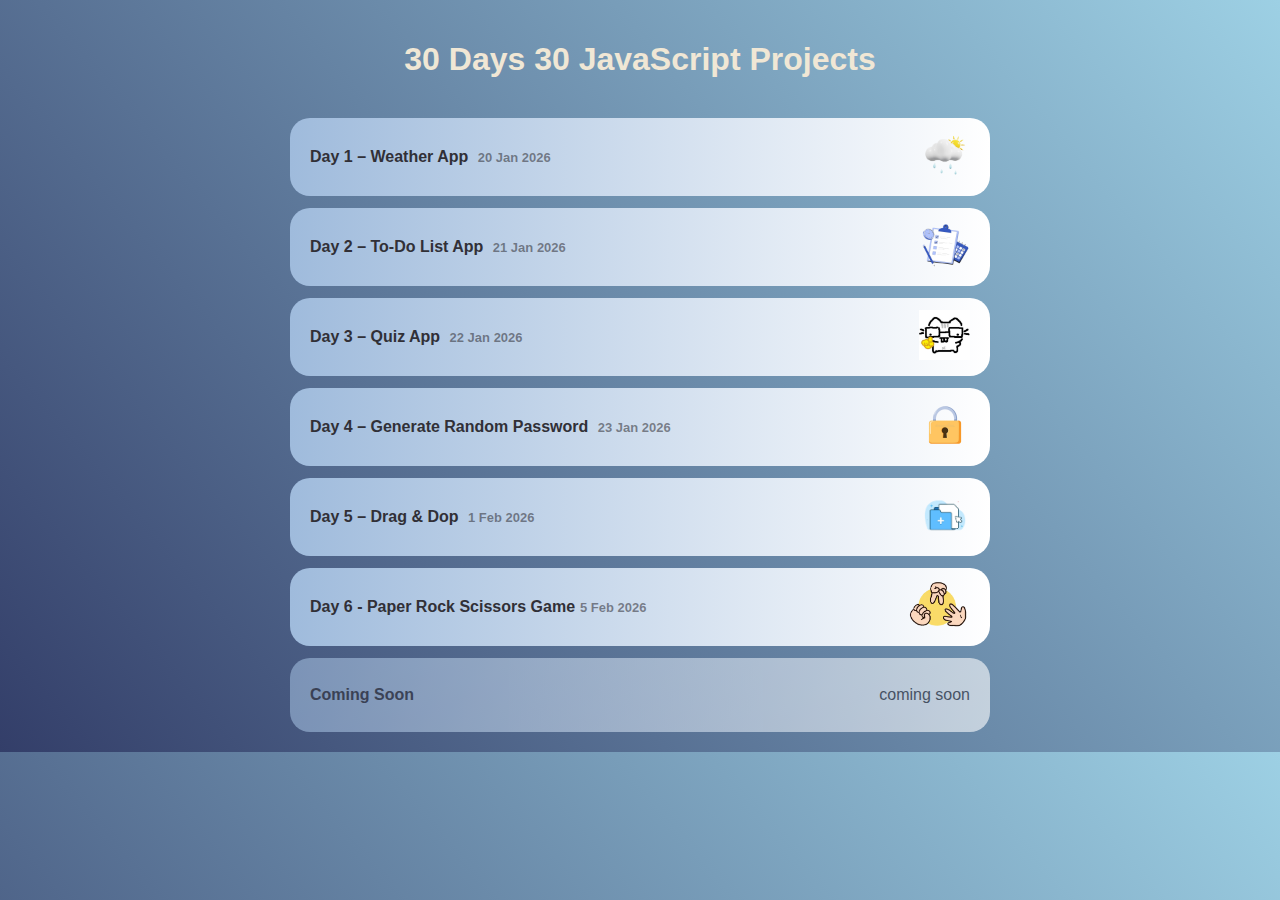
<file: index.html>
<!DOCTYPE html>
<html lang="en">
<head>
<meta charset="UTF-8" />
<meta name="viewport" content="width=device-width, initial-scale=1.0" />
<title>30 Days 30 JS</title>
<link rel="stylesheet" href="css/style.css" />
</head>
<body>

<h1>30 Days 30 JavaScript Projects</h1>

<div class="list">
    <a class="container" href="./01_Weather_App/index.html">
        <div class="title">Day 1 – Weather App <span>20 Jan 2026</span></div>
        <div class="icon">
            <img src="css/img/weather.png" alt="Weather App Icon">
        </div>
    </a>

    <a class="container" href="./02_ToDoList_App/index.html">
        <div class="title">Day 2 – To-Do List App <span>21 Jan 2026</span></div>
        <div class="icon">
            <img src="css/img/to-do.png">
        </div>
    </a>

    <a class="container" href="./03_Quiz_App/index.html">
        <div class="title">Day 3 – Quiz App <span>22 Jan 2026</span></div>
        <div class="icon">
            <img src="css/img/akhsually.png">
        </div>
    </a>

    <a class="container" href="./04_Generate_Random_Pass/index.html">
        <div class="title">Day 4 – Generate Random Password <span>23 Jan 2026</span></div>
        <div class="icon">
            <img src="css/img/lock.png">
        </div>
    </a>

    <a class="container" href="./05_Drag_n_Drop/index.html">
        <div class="title">Day 5 – Drag & Dop <span>1 Feb 2026</span></div>
        <div class="icon">
            <img src="css/img/drag_n_drop.png">
        </div>
    </a>

    <a class="container" href="./06_Paper_Rock_Scissors/index.html">
        <div class="title">Day 6 - Paper Rock Scissors Game<span>5 Feb 2026</span></div>
        <div class="icon">
            <img src="css/img/batu kertas gunting.png">
        </div>
    </a>

    <div class="container disabled">
        <div class="title">Coming Soon</div>
        <div class="icon">
            <p>coming soon</p>
        </div>
    </div>

</div>
</body>
</html>
</file>
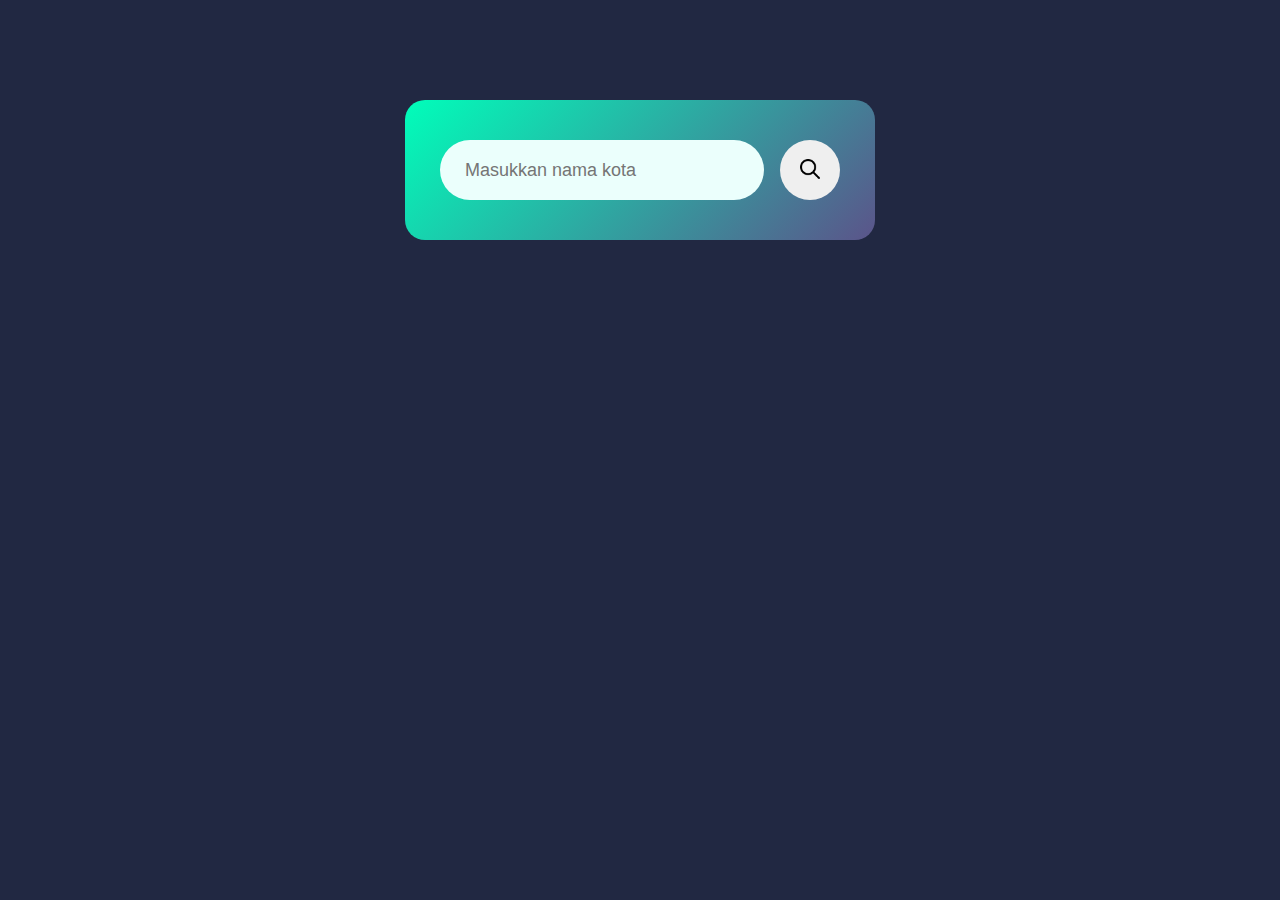
<file: 01_Weather_App/index.html>
<!DOCTYPE html>
<html lang="en">
<head>
    <meta charset="UTF-8">
    <meta name="viewport" content="width=device-width, initial-scale=1.0">
    <title>Weather App by Sari</title>
    <link rel="stylesheet" href="css/style.css">
</head>
<body>
    <div class="card">
        <div class="search">
            <input type="text" placeholder="Masukkan nama kota" spellcheck="false">
            <button><img src="css/img/search.png"></button>
        </div>
        <div class="error">
            <p>Invalid city name</p>
        </div>
        <div class="weather">
            <img src="css/img/berawan.png" class="weather-icon">
            <h1 class="temp">--°C</h1>
            <h2 class="city">---</h2>
            <div class="details">
                <div class="col">
                    <img src="css/img/humidity.png">
                    <div>
                        <p class="humidity">--%</p>
                        <p>Humidity</p>
                    </div>
                </div>
                <div class="col">
                    <img src="css/img/wind.png">
                    <div>
                        <p class="wind">--km/h</p>
                        <p>Wind Speed</p>
                    </div>
                </div>
            </div>
        </div>
    </div>

<script>

    const apiKey = "42ded9a0c271c1fb8de468926d3c7067";
    const apiUrl = "https://api.openweathermap.org/data/2.5/weather?units=metric&q=";

    const searchBox = document.querySelector(".search input");
    const searchBtn = document.querySelector(".search button");
    const weatherIcon = document.querySelector(".weather-icon");

    async function checkWeather(city) {
        const response = await fetch(apiUrl + city + `&appid=${apiKey}`);

        if(response.status == 404){
            document.querySelector(".error").style.display = "block";
            document.querySelector(".weather").style.display = "none";
        }else{
            var data = await response.json();

            document.querySelector(".temp").innerHTML = Math.round(data.main.temp)  + "°C";
            document.querySelector(".city").innerHTML = data.name;
            document.querySelector(".humidity").innerHTML = data.main.humidity + "%";
            document.querySelector(".wind").innerHTML = data.wind.speed + " km/h";

            if(data.weather[0].main == "Clouds"){
                weatherIcon.src = "css/img/berawan.png";
            }
            else if(data.weather[0].main == "Clear"){
                weatherIcon.src = "css/img/cerah.png";
            }
            else if(data.weather[0].main == "Rain"){
                weatherIcon.src = "css/img/hujan.png";
            }
            else if(data.weather[0].main == "Drizzle"){
                weatherIcon.src = "css/img/gerimis.png";
            }
            else if(data.weather[0].main == "Mist"){
                weatherIcon.src = "css/img/berkabut.png";
            }

            document.querySelector(".weather").style.display = "block";
            document.querySelector(".error").style.display = "none";
        }
    }

    searchBtn.addEventListener("click" , ()=> {
        checkWeather(searchBox.value);
    })


</script>

</body>
</html>
</file>
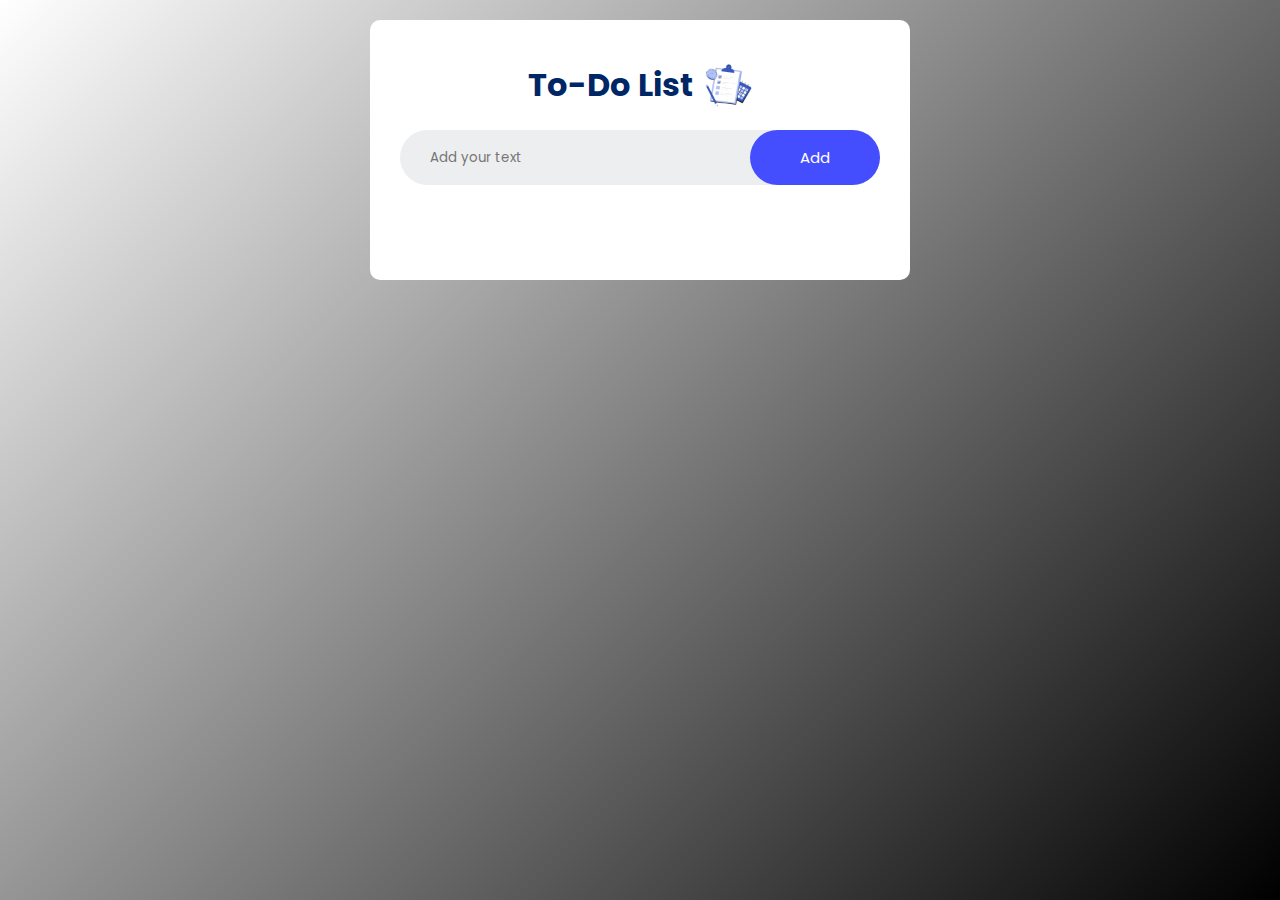
<file: 02_ToDoList_App/index.html>
<!DOCTYPE html>
<html lang="en">
<head>
    <meta charset="UTF-8">
    <meta name="viewport" content="width=device-width, initial-scale=1.0">
    <title>To-Do List App</title>
    <link rel="stylesheet" href="css/style.css">
    <link rel="preconnect" href="https://fonts.googleapis.com">
    <link rel="preconnect" href="https://fonts.gstatic.com" crossorigin>
    <link href="https://fonts.googleapis.com/css2?family=Poppins:ital,wght@0,100;0,200;0,300;0,400;0,500;0,600;0,700;0,800;0,900;1,100;1,200;1,300;1,400;1,500;1,600;1,700;1,800;1,900&display=swap" rel="stylesheet">
</head>
<body>
    <div class="container">
        <div class="to-do-app">
            <h1>To-Do List <img src="css/img/note.png"></h1>
            <div class="row">
                <input type="text" id="input-box" placeholder="Add your text">
                <button onclick="addTask()">Add</button>
            </div>

            <ul id="list-container">
                <!-- tempat nambah li -->
            </ul>
        </div>
    </div>

    <script src="script.js"></script>
</body>
</html>
</file>
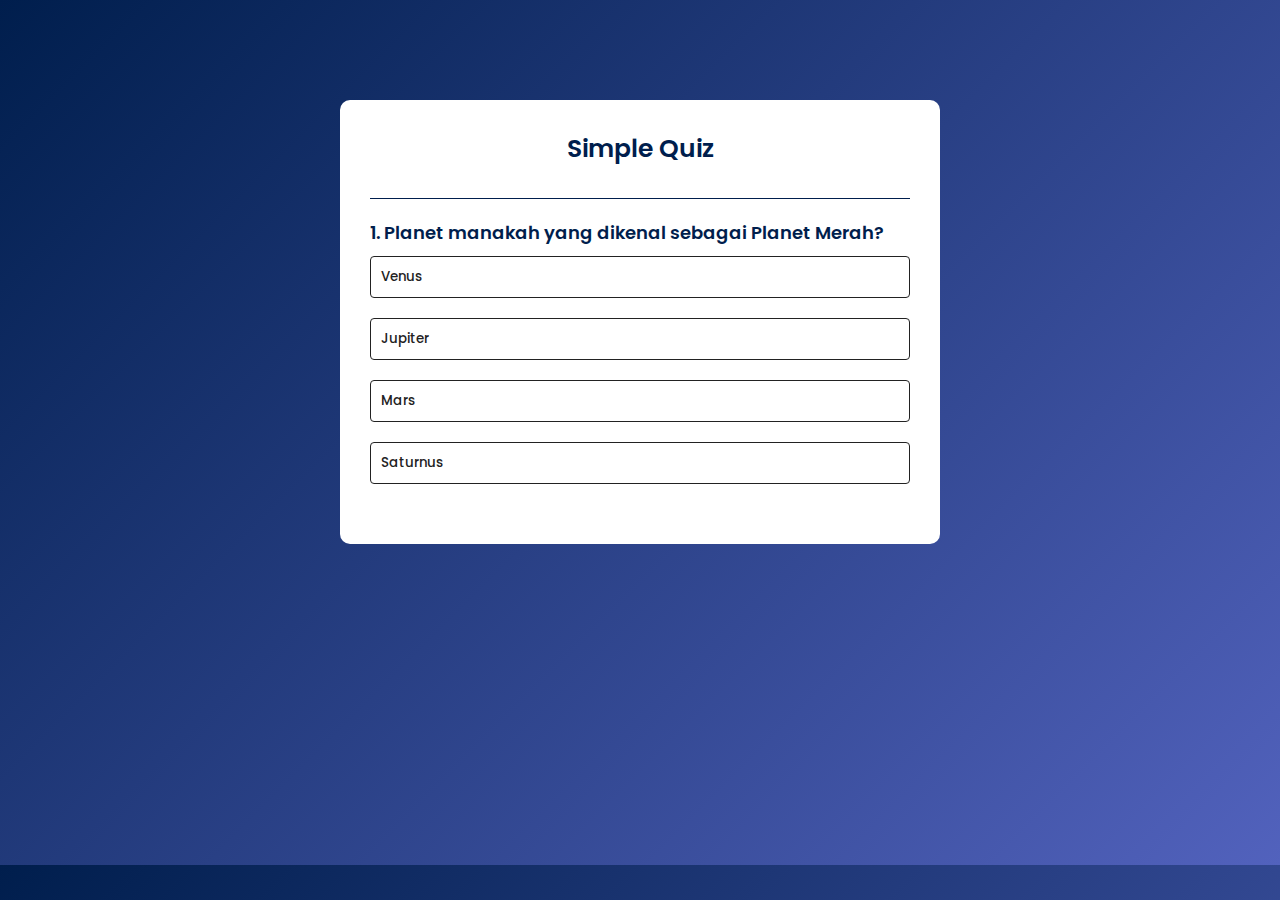
<file: 03_Quiz_App/index.html>
<!DOCTYPE html>
<html lang="en">
<head>
    <meta charset="UTF-8">
    <meta name="viewport" content="width=device-width, initial-scale=1.0">
    <title>Quiz App</title>
    <link rel="stylesheet" href="style.css">
    <link rel="preconnect" href="https://fonts.googleapis.com">
    <link rel="preconnect" href="https://fonts.gstatic.com" crossorigin>
    <link href="https://fonts.googleapis.com/css2?family=Poppins:ital,wght@0,100;0,200;0,300;0,400;0,500;0,600;0,700;0,800;0,900;1,100;1,200;1,300;1,400;1,500;1,600;1,700;1,800;1,900&display=swap" rel="stylesheet">
</head>
<body>
    <div class="app">
        <h1>Simple Quiz</h1>
        <div class="quiz">
            <h2 id="question">
                <!-- Soal disini -->
            </h2>
            <div id="answer-btn">
                <!-- <button class="btn">Jawaban 1</button>
                <button class="btn">Jawaban 2</button>
                <button class="btn">Jawaban 3</button>
                <button class="btn">Jawaban 4</button> -->
            </div>
            <button id="next-btn">
                <!-- "Next" muncul disini -->
            </button>
        </div>
    </div>

    <script src="script.js"></script>
</body>
</html>
</file>
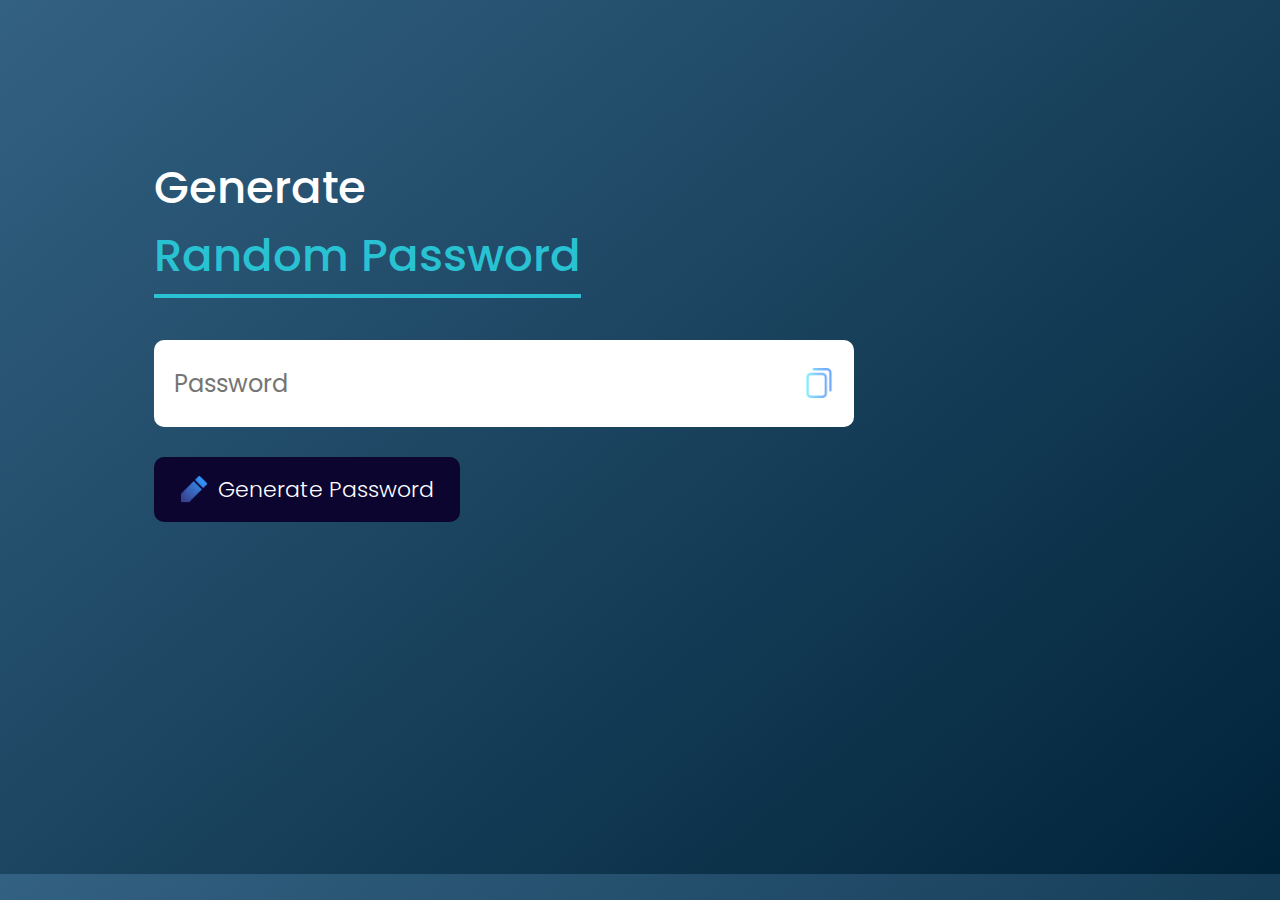
<file: 04_Generate_Random_Pass/index.html>
<!DOCTYPE html>
<html lang="en">
<head>
    <meta charset="UTF-8">
    <meta name="viewport" content="width=device-width, initial-scale=1.0">
    <title>Generate Random Password</title>
    <link rel="stylesheet" href="css/style.css">
    <link rel="preconnect" href="https://fonts.googleapis.com">
    <link rel="preconnect" href="https://fonts.gstatic.com" crossorigin>
    <link href="https://fonts.googleapis.com/css2?family=Poppins:ital,wght@0,100;0,200;0,300;0,400;0,500;0,600;0,700;0,800;0,900;1,100;1,200;1,300;1,400;1,500;1,600;1,700;1,800;1,900&display=swap" rel="stylesheet">
</head>
<body>
    <div class="container">
        <h1>Generate <br> <span>Random Password</span></h1>
        <div class="display">
            <input type="text" id="password" placeholder="Password">
            <img src="css/img/copy.png" alt="copy" onclick="copyPassword()">
        </div>
        <button onclick="createPassword()"><img src="css/img/create.png"> Generate Password</button>
    </div>

    <script>

        const passwordBox = document.getElementById("password");
        const length = 12;

        //index dimulai dari 0
        const upperCase = "ABCDEFGHIJKLMNOPQRSTUVWXYZ"; //length 26, fyi length beda dgn index
        const lowerCase = "abcdefghijklmnopqrstuvwxyz"; //length 26
        const number = "0123456789";                    //length 10
        const symbol = "~!@#$%^&*()-_+={}[]|<>/?'`";    //length 26

        const allChars = upperCase + lowerCase + number + symbol;   //length 88

        function createPassword(){
            let password = "";      //nyiapin gelas kosong
            password += upperCase[Math.floor(Math.random() * upperCase.length)];    //Math.floor membulatkan angka ke bawah, ex: 5.88 -> 5
            password += lowerCase[Math.floor(Math.random() * lowerCase.length)];    //Math.random() nge-generate angka random (0 – 0.999)
            password += number[Math.floor(Math.random() * number.length)];          
            //ex skenario: Math.random() generate angka 0.56 lalu dikali number.length(10) sehingga 0.56 * 10 = 5.6 lalu dibulatin oleh Math.floor menjadi 5. Dan hasil akhirnya number[5] sehingga dipilihlah urutan index ke 5 pada variabel number, yaitu 5
            password += symbol[Math.floor(Math.random() * symbol.length)];
            //skenario lain: Math.random generate angka 0.77 kemudian dikali symbol.length(26) => 0.77 * 26 = 20.02, dibulatkan Math.floor jadi 20. Hasil akhir adalah symbol[20], sehingga terambil simbol "<" (ingat utk ngitungnya dari angka 0)

            while(length > password.length){    //terus ngeloop jika length tujuan (12) lebih besar dari jumlah pw terkini adalah true, jadi bakal stop kalo 12 > 12 karena 12 > 12 = false
                password += allChars[Math.floor(Math.random() * allChars.length)];
            }
            //hasil akhir password adalah 4 karakter awal yg disengaja (upperCase, lowerCase, number, symbol), lalu sisanya karakter acak oleh password allChars
            passwordBox.value = password;   //memberi value="" di <input>
            
        }

        function copyPassword() {
            if(!passwordBox.value){
                alert("Please generate first");
            }
            navigator.clipboard.writeText(passwordBox.value)    //"Browser(navigator), tuliskan(writeText) value yang ada di input(passwordBox) ke clipboard"
            .then(() => {               //nunggu sejak awal function dijalankan, apakah berhasil/gagal
                console.log("Copied!"); //respon yang diberi jika berhasil
            })
            .catch(err => {
                console.error("Copy failed", err);  //respon jika gagal
            });
        }

    </script>
</body>
</html>
</file>
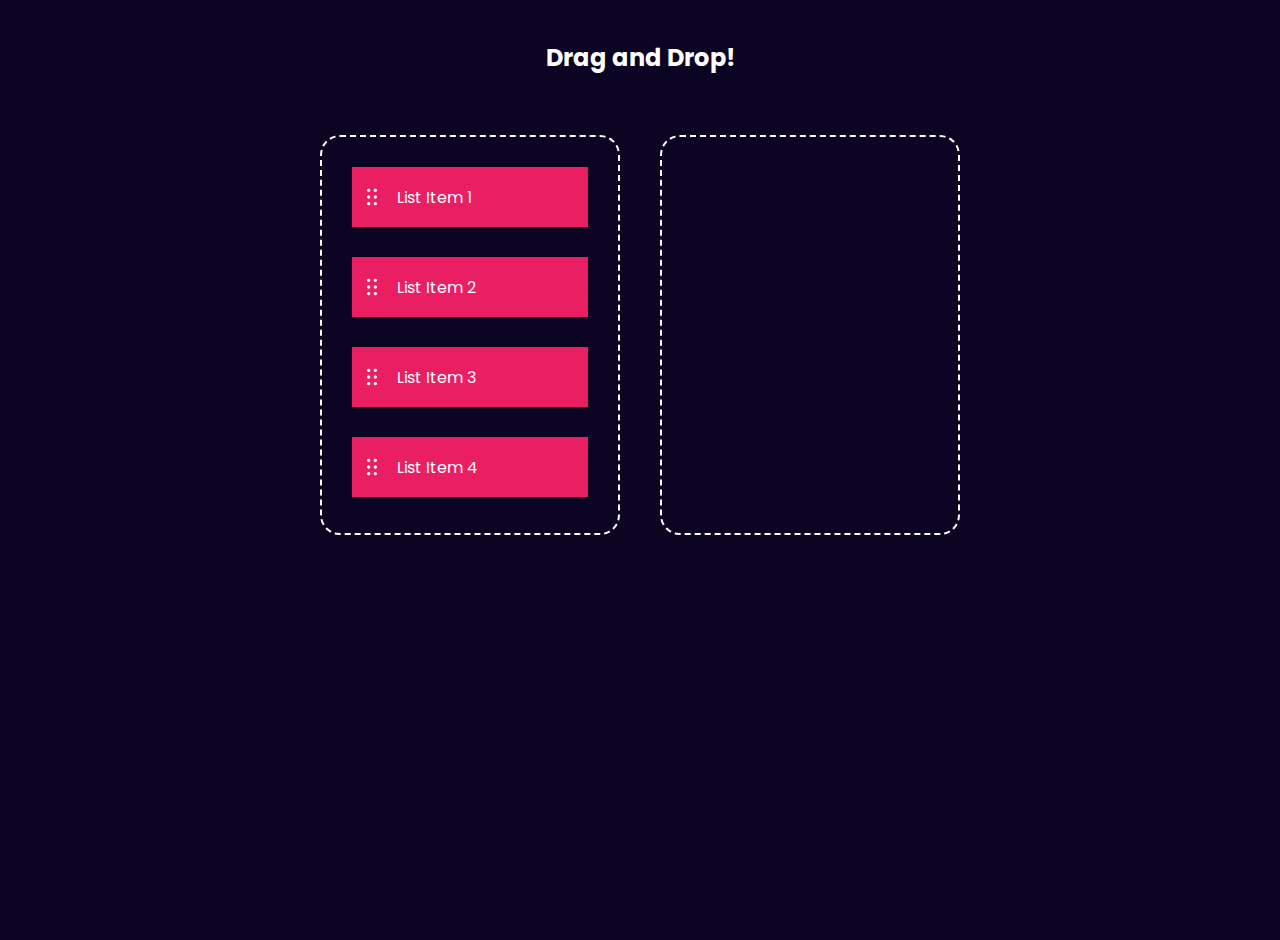
<file: 05_Drag_n_Drop/index.html>
<!DOCTYPE html>
<html lang="en">
<head>
    <meta charset="UTF-8">
    <meta name="viewport" content="width=device-width, initial-scale=1.0">
    <title>Drag and Drop</title>
    <link rel="stylesheet" href="css/style.css">
    <link rel="preconnect" href="https://fonts.googleapis.com">
    <link rel="preconnect" href="https://fonts.gstatic.com" crossorigin>
    <link href="https://fonts.googleapis.com/css2?family=Poppins:ital,wght@0,100;0,200;0,300;0,400;0,500;0,600;0,700;0,800;0,900;1,100;1,200;1,300;1,400;1,500;1,600;1,700;1,800;1,900&display=swap" rel="stylesheet">
</head>
<body>
    <h2>Drag and Drop!</h2>
    <div class="container">
        <div id="left">
            <div class="list" draggable="true">
                <img src="css/img/drag.png">List Item 1</div>
            <div class="list" draggable="true">
                <img src="css/img/drag.png">List Item 2</div>
            <div class="list" draggable="true">
                <img src="css/img/drag.png">List Item 3</div>
            <div class="list" draggable="true">
                <img src="css/img/drag.png">List Item 4</div>
        </div>
        <div id="right"></div>
    </div>

    <script>
        let lists = document.getElementsByClassName("list");
        let rightBox = document.getElementById("right");
        let leftBox = document.getElementById("left");

        for(let list of lists){     //item(variabel baru) di dalam kumpulan lists
            list.addEventListener("dragstart", function(e){
                let selected = e.target;
                // Kanan
                rightBox.addEventListener("dragover", function(e){
                    e.preventDefault();
                });
                rightBox.addEventListener("drop", function(e){
                    rightBox.appendChild(selected);
                    selected = null;
                });

                // Kiri
                leftBox.addEventListener("dragover", function(e){
                    e.preventDefault();
                });
                leftBox.addEventListener("drop", function(e){
                    leftBox.appendChild(selected);
                    selected = null;
                });
            })
        }
    </script>
</body>
</html>

<!-- ada beberapa kode yang masih belum dipahami dan harapannya akan dipelajari lebih dalam di iterasi berikutnya (semoga) -->
</file>
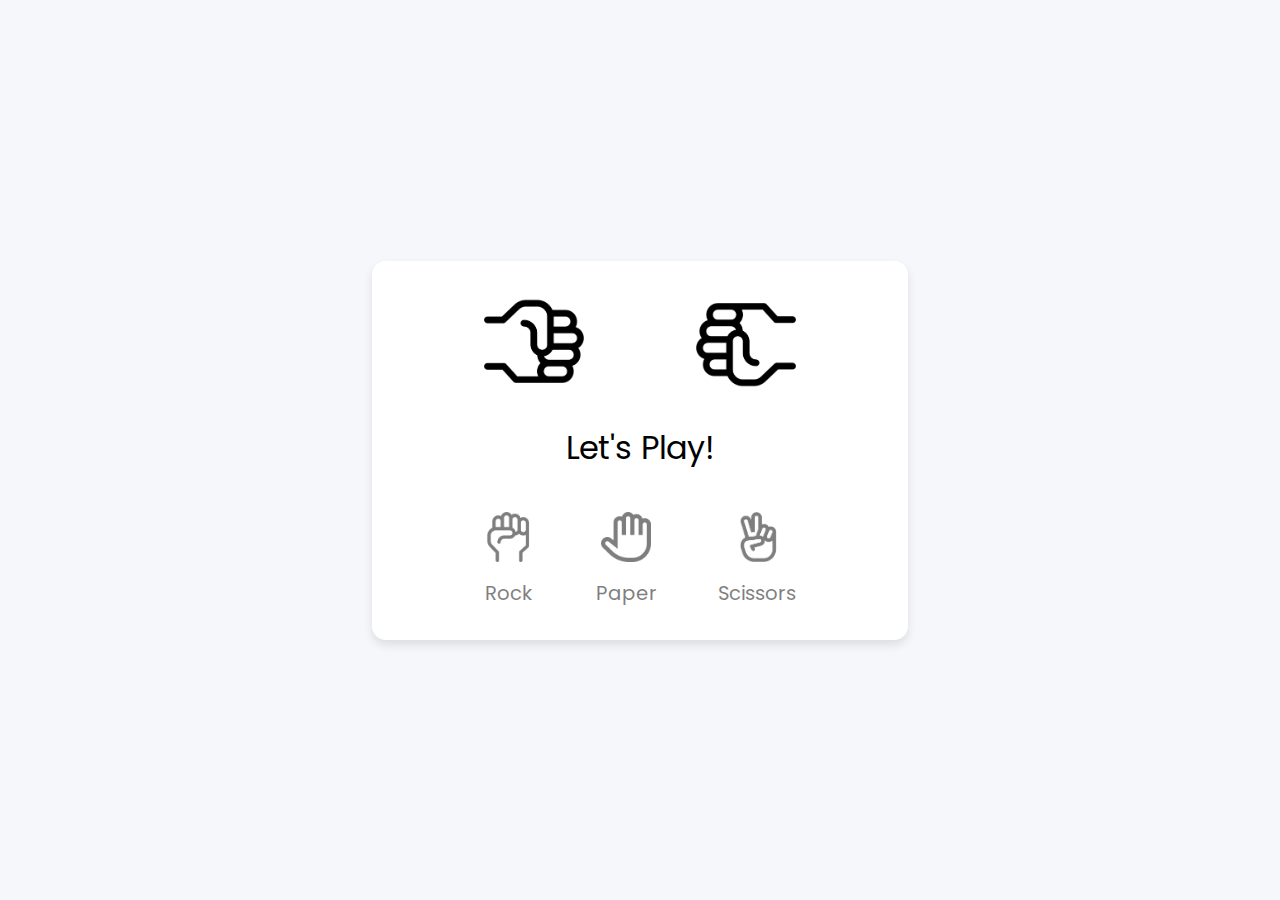
<file: 06_Paper_Rock_Scissors/index.html>
<!DOCTYPE html>
<html lang="en">
<head>
    <meta charset="UTF-8">
    <meta name="viewport" content="width=device-width, initial-scale=1.0">
    <title>Batu Kertas Gunting | JavaScript Game</title>
    <link rel="stylesheet" href="css/style.css">
    <link rel="preconnect" href="https://fonts.googleapis.com">
    <link rel="preconnect" href="https://fonts.gstatic.com" crossorigin>
    <link href="https://fonts.googleapis.com/css2?family=Poppins:ital,wght@0,100;0,200;0,300;0,400;0,500;0,600;0,700;0,800;0,900;1,100;1,200;1,300;1,400;1,500;1,600;1,700;1,800;1,900&display=swap" rel="stylesheet">
</head>
<body>
    <section class="container">
        <div class="result_field">
            <div class="result_images">
                <span class="user_result">
                    <img src="css/img/rock-hand.png" id="left-hand">
                </span>
                <span class="cpu_result">
                    <img src="css/img/rock-hand.png" id="right-hand">
                </span>
            </div>

            <div class="result">Let's Play!</div>
        </div>

        <div class="options">
            <span class="option">
                <img src="css/img/rock-hand.png" id="rock-hand">
                <p>Rock</p>
            </span>
            <span class="option">
                <img src="css/img/paper-hand.png" id="paper-hand">
                <p>Paper</p>
            </span>
            <span class="option">
                <img src="css/img/scissors-hand.png" id="scissors-hand">
                <p>Scissors</p>
            </span>
        </div>
    </section>

    <script src="script.js" defer></script>
    <!-- defer bikin file JS dijalankan setelah HTML selesai dibaca, tanpa ngeblock loading halaman -->
</body>
</html>
</file>
<file: css/style.css>
* {
box-sizing: border-box;
}

body {
    font-family: 'Poppins', sans-serif;
    background: linear-gradient(50deg, #333e69, #9dd0e4);
    /* height: 100vh; */
    margin: 0;
    padding: 20px;
}

h1 {
    text-align: center;
    margin-bottom: 40px;
    color: #f0e7d5;
}

.list {
    display: flex;
    flex-direction: column;
    gap: 12px;
    align-items: center;
}

.container {
    width: 700px;
    display: flex;
    justify-content: space-between;
    align-items: center;
    padding: 12px 20px;
    background: linear-gradient(to right, #9fbbdc, #ffffff); 
    border-radius: 20px;
    text-decoration: none;
    color: #313037;
    transition: transform 0.2s ease, box-shadow 0.2s ease;
}

.container:hover {
    transform: translateY(-2px);
    box-shadow: 0 8px 20px rgba(0, 0, 0, 0.1);
}

.title {
    font-weight: 600;
}

.title span{
    margin-left: 5px;
    color:#31303790;
    font-size: 13px;
    font-weight: 600;
}

.icon img {
    height: 50px;
}

.disabled {
    opacity: 0.6;
    cursor: not-allowed;
}

.disabled:hover {
    transform: none;
    box-shadow: none;
}
</file>
<file: 01_Weather_App/css/style.css>
* {
    margin: 0;
    padding: 0;
    font-family: 'Poppins', sans-serif;
    box-sizing: border-box;
}

body {
    background: #212842;
}

.card {
    width: 90%;
    max-width: 470px;
    background: linear-gradient(135deg, #00feba, #5b548a);
    color: #fff;
    margin: 100px auto 0;
    border-radius: 20px;
    padding: 40px 35px;
    text-align: center;
}

.search {
    width: 100%;
    display: flex;
    align-items: center;
    justify-content: space-between;
}

.search input{
    border: none;
    outline: 0;
    background: #ebfffc;
    color: #555;
    padding: 10px 25px;
    height: 60px;
    border-radius: 30px;
    flex: 1;
    margin-right: 16px;
    font-size: 18px;
}

.search button {
    background: ebfffc;
    border: none;
    border-radius: 50%;
    width: 60px;
    height: 60px;
    cursor: pointer;
}

.search button img {
    width: 20px;
}

.weather{
    display: none;
}

.weather img {
    max-width: 200px;
    margin-top: 30px;
}

.weather h1 {
    font-size: 80px;
    font-weight: 600;
    margin-top: 10px;
}

.weather h2 {
    font-size: 45px;
    font-weight: 400;
    margin-top: -10px;
}

.details {
    display: flex;
    align-items: center;
    justify-content: space-between;
    padding: 0 20px;
    margin-top: 50px;
}

.col{
    display: flex;
    align-items: center;
    text-align: center;
    justify-content: center;
    gap: 5px;
}

.col img{
    width: 50px;
    filter: invert();
    align-self: center;
}

.humidity, .wind{
    font-size: 24px;
    margin-top: -6px;
}

.error {
    text-align: left;
    margin-left: 10px;
    font-size: 14px;
    margin-top: 10px; 
    display: none;
}
</file>
<file: 02_ToDoList_App/css/style.css>
*{
    margin: 0;
    padding: 0;
    font-family: 'Poppins', sans-serif;
    box-sizing: border-box;
}

.container{
    width: 100%;
    min-height: 100vh;
    background: linear-gradient(135deg, #fff, #000);
    padding: 10px;
}

.to-do-app{
    width: 100%;
    max-width: 540px;
    background: #fff;
    margin: 10px auto 20px;
    padding: 40px 30px 70px;
    border-radius: 10px;
}

.to-do-app h1{
    color: #002765;
    display: flex;
    align-items: center;
    justify-content: center;
    margin-bottom: 20px;
}

.to-do-app img{
    width: 50px;
    margin-left: 10px;
}

.row{
    display: flex;
    align-items: center;
    justify-content: space-between;
    background: #edeef0;
    border-radius: 30px;
    padding-left: 20px;
    margin-bottom: 25px;
}

.row input{
    flex: 1;
    border: none;
    outline: none;
    background: transparent;
    padding: 10px;
}

.row button{
    border: none;
    outline: none;
    padding: 16px 50px;
    background: #454eff;
    color: #ffff;
    font-size: 15px;
    cursor: pointer;
    border-radius: 40px;
}

ul li{
    list-style: none;
    font-size: 18px;
    padding: 12px 8px 12px 50px;
    user-select: none;
    cursor: pointer;
    position: relative;
}

ul li::before{
    content: '';
    position: absolute;
    height: 24px;
    width: 24px;
    background-image: url(img/unchecked.png);
    background-size: cover;
    background-position: center;
    top: 12px;
    left: 8px;
}

ul li.checked{
    color: #555;
    text-decoration: line-through;
}

ul li.checked::before{
    background-image: url(img/checked.png);
}

ul li span{
    position: absolute;
    right: 0;
    width: 40px;
    height: 40px;
    font-size: 22px;
    line-height: 40px;
    text-align: center;
}

ul li span:hover{
    background-color: #edeef0;
    border-radius: 6px;
}
</file>
<file: 03_Quiz_App/style.css>
*{
    margin: 0;
    padding: 0;
    font-family: 'Poppins', sans-serif;
    box-sizing: border-box;
}
body{
    background: linear-gradient(135deg, #001e4d, #5262bd);
    min-height: 85vh;
}

.app{
    background: #ffff;
    width: 90%;
    max-width: 600px;
    margin: 100px auto 0;
    border-radius: 10px;
    padding: 30px;
}

.app h1{
    font-size: 25px;
    color: #001e4d;
    font-weight: 600;
    border-bottom: 1px solid #001e4d;
    padding-bottom: 30px;
    text-align: center;
}

.quiz{
    padding: 20px 0;
}

.quiz h2{
    font-size: 18px;
    color: #001e4d;
    font-weight: 600;
}

.btn{
    background: #ffff;
    color: #222;
    font-weight: 500;
    width: 100%;
    border: 1px solid #222;
    padding: 10px;
    margin: 10px 0;
    text-align: left;
    border-radius: 4px;
    cursor: pointer;
    transition: all 0.3s;
}

.btn:hover:not([disabled]){
    background: #222;
    color: #fff;
}

.btn:disabled{
    cursor: no-drop;
}

#next-btn{
    background: #001e4d;
    color: #fff;
    font-weight: 500;
    width: 150px;
    border: none;
    padding: 10px;
    margin: 20px auto 0;
    border-radius: 4px;
    cursor: pointer;
    display: none;
}

.benar{
    background-color: #9aeabc;
}

.salah{
    background-color: #ff9393;
}
</file>
<file: 04_Generate_Random_Pass/css/style.css>
*{
    margin: 0;
    padding: 0;
    font-family: 'Poppins', sans-serif;
    box-sizing: border-box;
}

body{
    background: linear-gradient(320deg, #002339, #336182);
    color: #fff;
    min-height: 80vh;
}

.container{
    margin: 12%;
    width: 90%;
    max-width: 700px;
}

.container h1{
    font-weight: 500;
    font-size: 45px;
    color: #ffffff;
}

.container h1 span{
    color: #29c2d3;
    border-bottom: 4px solid #29c2d3;
    padding-bottom: 7px;
}

.display{
    width: 100%;
    margin-top: 50px;
    margin-bottom: 30px;
    background-color: #fff;
    color: #333;
    display: flex;
    align-items: center;
    justify-content: space-between;
    padding: 26px 20px;
    border-radius: 10px;
}

.display img{
    width: 30px;
    cursor: pointer;
}

.display input{
    border: none;
    outline: none;
    font-size: 24px;
}

.container button img{
    width: 28px;
    margin-right: 10px;
}

.container button{
    border: none;
    outline: none;
    background-color: #0c0530;
    color: #fff;
    font-size: 22px;
    font-weight: 300;
    display: flex;
    align-items: center;
    justify-content: center;
    padding: 16px 26px;
    border-radius: 10px;
    cursor: pointer;
}
</file>
<file: 05_Drag_n_Drop/css/style.css>
*{
    margin: 0;
    padding: 0;
    font-family: 'Poppins', sans-serif;
    box-sizing: border-box;
}

body{
    min-height: 100vh;
    background-color: #0b0423;
    color: #fff;
}

h2{
    text-align: center;
    margin: 40px;
}

.container{
    width: 100%;
    /* background-color: red; */
    display: flex;
    align-items: center;
    justify-content: center;
}

#left, #right{
    width: 300px;
    min-height: 400px;          /*fyi heightnya menyesuaikan karena pake min-height, defaultnya min-height menyesuaikan height */
    margin: 20px;
    border: 2px dashed #fff;
    border-radius: 20px;
}

.list{
    background-color: #e91e63;
    height: 60px;
    margin: 30px;
    color: #ffff;
    display: flex;
    align-items: center;
    cursor: grab;
}

.list img{
    width: 20px;
    margin-right: 15px;
    margin-left: 10px;
}
</file>
<file: 06_Paper_Rock_Scissors/css/style.css>
*{
    margin: 0;
    padding: 0;
    box-sizing: border-box;
    font-family: 'Poppins', sans-serif;
}

body{
    height: 100vh;
    display: flex;
    align-items: center;
    justify-content: center;
    background: #f6f7fb;
}

.container{
    background: #fff;
    padding: 2rem 7rem;         /* px = rem × font-size(px). Ex: Font saat ini 10px, 2 rem berarti 2 × 10 = 20, sehingga 2 rem ini setara 20px */
    border-radius: 14px;
    box-shadow: 0 5px 10px rgba(0, 0, 0, 0.1);
}

.container.start .user_result{
    transform-origin: left;
    animation: userShake 0.7s ease infinite;
}
@keyframes userShake {
    50%{
        transform: rotate(-10deg);
    }
}

.container.start .cpu_result{
    transform-origin: right;
    animation: cpuShake 0.7s ease infinite;
}
@keyframes cpuShake {
    50%{
        transform: rotate(10deg);
    }
}

.container.start .options{
    pointer-events: none;
}

.result_images{
    display: flex;
    column-gap: 7rem;
    justify-content: center;
    align-items: center;
    align-self: center;
}

.result_images img{
    width: 100px;
}

.user_result img{
    transform: rotate(90deg);
}

.cpu_result img{
    transform: rotate(-90deg);
}

.result{
    text-align: center;
    font-size: 2rem;
    margin-top: 1.5rem;
}

.options{
    display: flex;
    align-items: center;
    margin-top: 2.5rem;
    justify-content: space-between;
}

.option{
    display: flex;
    flex-direction: column;
    align-items: center;
    opacity: 0.5;
    cursor: pointer;
    transition: opacity 0.3s ease;
}

.option:hover{
    opacity: 1;
}

.option img{
    width: 50px;
}

.option.active{
    opacity: 1;
}

.option img{
    pointer-events: none;
}

.option p{
    font-size: 1.23rem;
    margin-top: 1rem;
    pointer-events: none;
}
</file>
